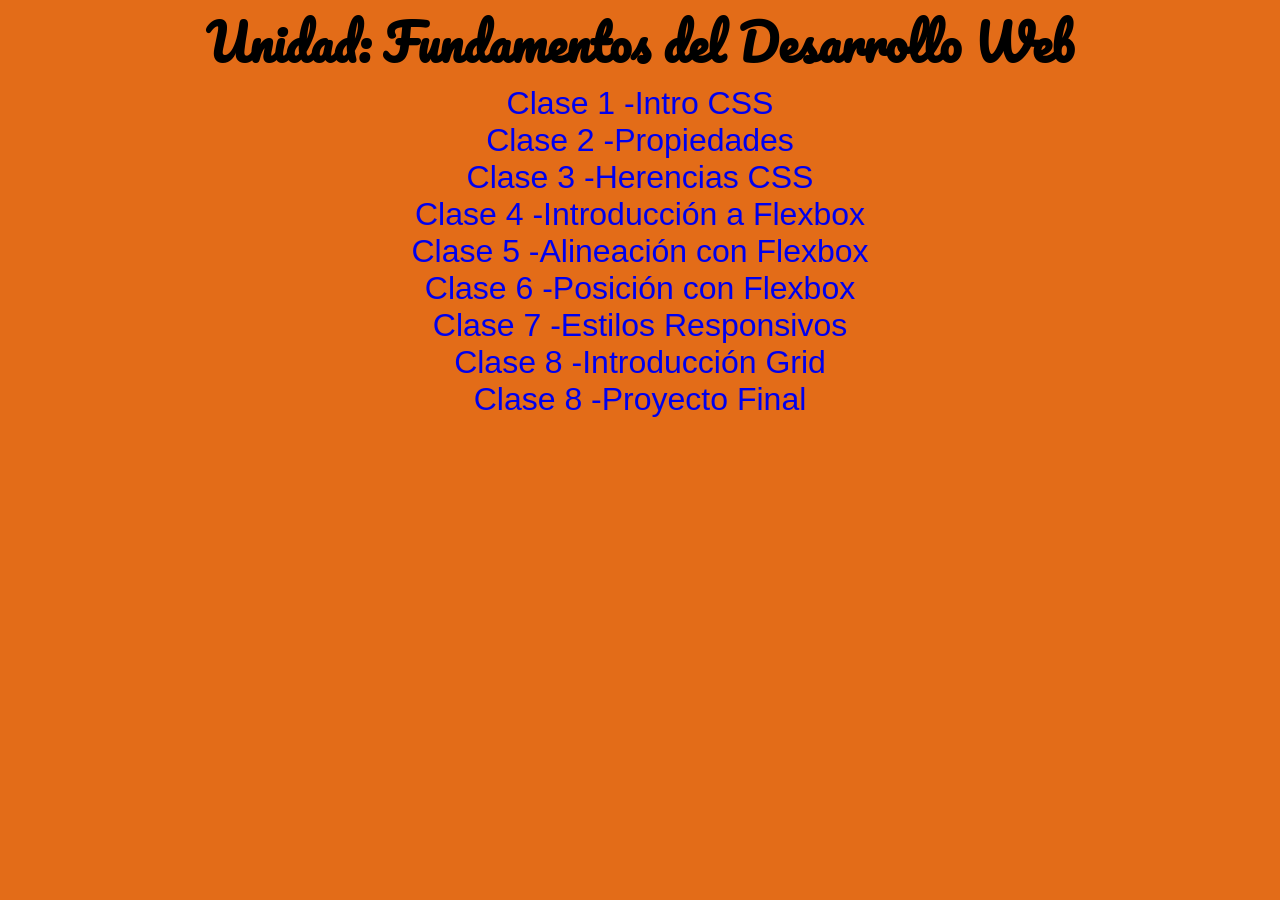
<file: index.html>
<!DOCTYPE html>
<html lang="en">

<head>
  <meta charset="UTF-8">
  <meta name="viewport" content="width=device-width, initial-scale=1.0">
  <title>Indice principal</title>
  <link rel="preconnect" href="https://fonts.googleapis.com">
  <link rel="preconnect" href="https://fonts.gstatic.com" crossorigin>
  <link href="https://fonts.googleapis.com/css2?family=Pacifico&family=Uncial+Antiqua&display=swap" rel="stylesheet">
  <link rel="stylesheet" href="./style.css">
</head>

<body>
  <h1 class="titulo">Unidad: Fundamentos del Desarrollo Web</h1>
  <div class="clase">
    <a href="./01-intro-css/index.html" target="_blank">Clase 1 -Intro CSS</a>
  </div>
  <div class="clase">
    <a href="./02-propiedades-basicas-css/index.html" target="_blank">Clase 2 -Propiedades</a>
  </div>
  <div class="clase">
    <a href="./03-herencia-css/index.html" target="_blank"> Clase 3 -Herencias CSS</a>
  </div>
  <div class="clase">
    <a href="./04-intro-flexbox/index.html" target="_blank"> Clase 4 -Introducción a Flexbox</a>
  </div>
  <div class="clase">
    <a href="./05-alineacion-flexbox/index.html" target="_blank"> Clase 5 -Alineación con Flexbox</a>
  </div>
  <div class="clase">
    <a href="./06-position-css/index.html" target="_blank"> Clase 6 -Posición con Flexbox</a>
  </div>
   <div class="clase">
    <a href="./07-estilos-responsivos/index.html" target="_blank"> Clase 7 -Estilos Responsivos</a>
  </div>
   <div class="clase">
    <a href="./08-proyecto-final-grid/index.html" target="_blank"> Clase 8 -Introducción Grid</a>
  </div>
  <div class="clase">
    <a href="./PROYECTO-FINAL/index.html" target="_blank"> Clase 8 -Proyecto Final</a>
  </div>
</body>

</html>
</file>
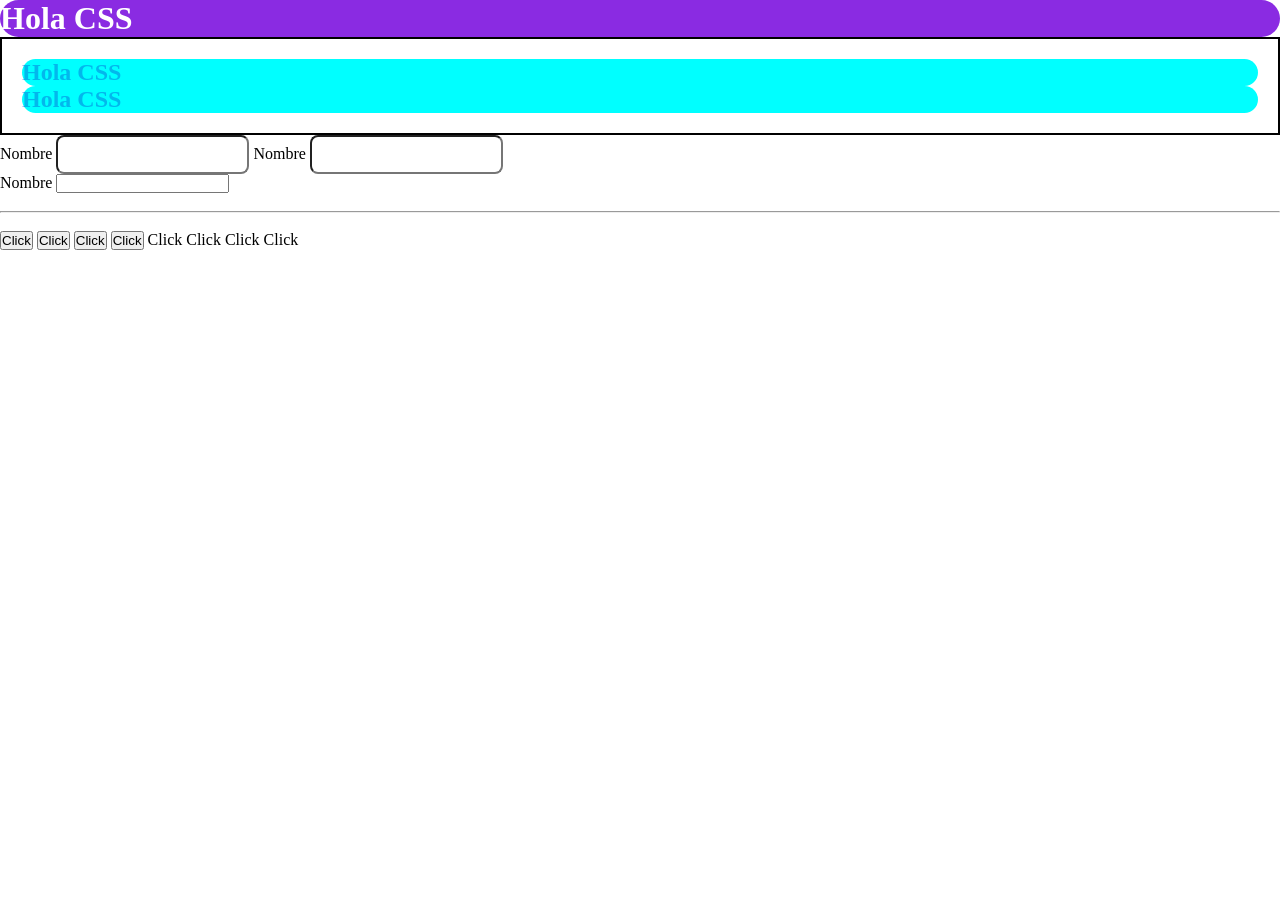
<file: 01-intro-css/index.html>
<!DOCTYPE html>
<html lang="en">
<head>
  <meta charset="UTF-8">
  <meta name="viewport" content="width=device-width, initial-scale=1.0">
  <title>Intro a CSS</title>
  <!-- Forma 3: Más efectiva -->
  <link rel="stylesheet" href="./style.css">

  <!-- Forma 1: CSS interno -->
  <style>
    h1{
      background-color: blueviolet;
    }
  </style>
</head>
<body>

  <!-- Forma 2: CSS Inline -->
  <h1 style="color: white">Hola CSS</h1>
  <section id="destacados">
    <h1 class="bg-aqua color-blue">Hola CSS</h1>
    <h1 class="bg-aqua color-blue">Hola CSS</h1>
  </section>

  <!-- Estructura para selector avanzado -->

  <form class="form-registro">
    <div class="datos-persona">
      <label for="">Nombre</label>
      <input type="text" class="input-nombre">
    </div>
    <div class="datos-persona">
      <label for="">Nombre</label>
      <input type="text" class="input-nombre">
    </div>
  </form>

  <form class="form-registro">
    <div class="datos-mascota">
      <label for="">Nombre</label>
      <input type="text" class="input-nombre">
    </div>
  </form>

  <br>
  <hr>
  <br>

  <button>Click</button>
  <button>Click</button>
  <button>Click</button>
  <button>Click</button>

  <p>Click</p>
  <p>Click</p>
  <p>Click</p>
  <p>Click</p>



  
</body>
</html>
</file>
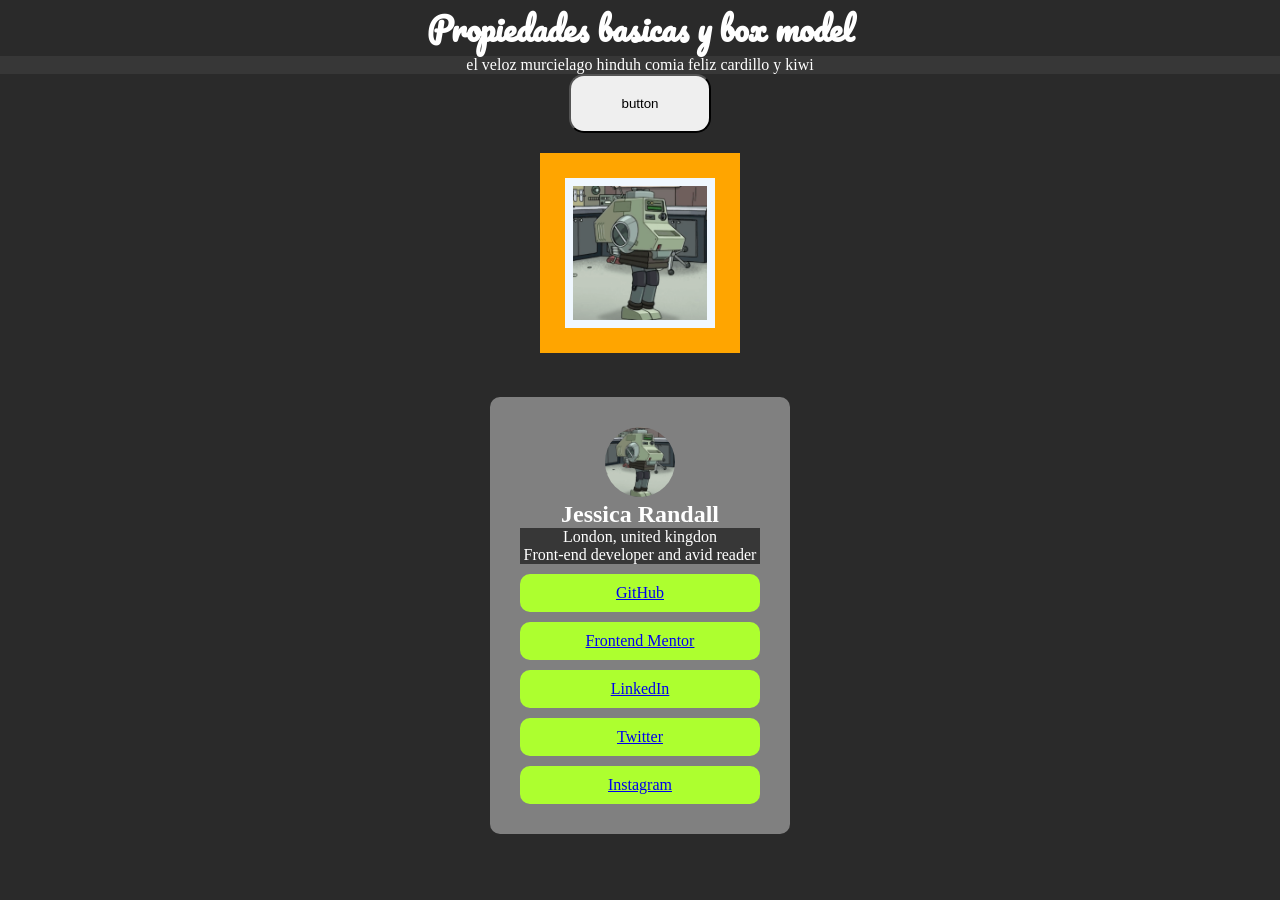
<file: 02-propiedades-basicas-css/index.html>
<!DOCTYPE html>
<html lang="en">
<head>
    <meta charset="UTF-8">
    <meta name="viewport" content="width=device-width, initial-scale=1.0">
    <title>Propiedades básicas de CSS</title>
 <link rel="preconnect" href="https://fonts.googleapis.com">
<link rel="preconnect" href="https://fonts.gstatic.com" crossorigin>
<link href="https://fonts.googleapis.com/css2?family=Pacifico&family=Uncial+Antiqua&display=swap" rel="stylesheet">
<link rel="stylesheet" href="./style.css">
</head>
<body>
    <h1 class="titulo">Propiedades basicas y box model</h1>

    
<p>el veloz murcielago hinduh comia feliz cardillo y kiwi</p>
    <div class="btn-box"><button>button</button></div>
    <div id="portada">
        <img src="./assets/imagen.jpeg" alt="Plutonian hostess">
    </div>
    <!-- Tarjeta -->
     <div class="user-card">
        <div class="user-card-info">
            <img src="./assets/imagen.jpeg" width="70">
            <h2>Jessica Randall</h2>
            <p class="text-green">London, united kingdon</p>
            <p>Front-end developer and avid reader</p>
        </div>
        <div class="user-card-nav">
            <a href="..." class="btn-link"> GitHub</a>
        <a href="..." class="btn-link">Frontend Mentor</a>
        <a href="..." class="btn-link">LinkedIn</a>
        <a href="..." class="btn-link">Twitter</a>
        <a href="..." class="btn-link">Instagram</a>
      </div>
    </div>


        </div>
     </div>
    
</body>
</html>
</file>
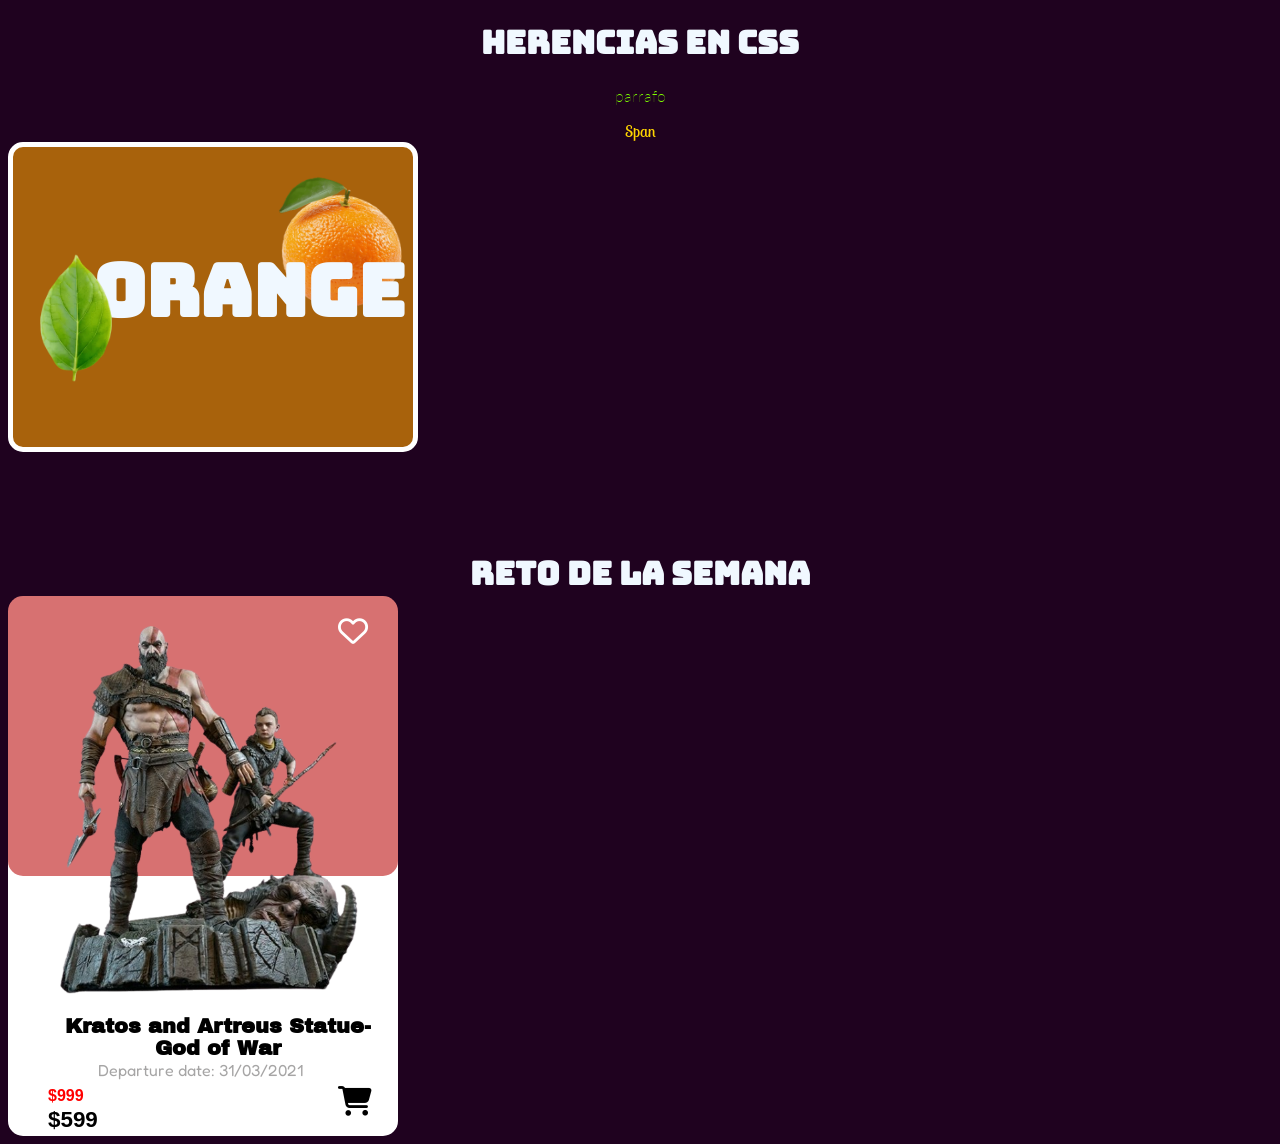
<file: 03-herencia-css/index.html>
<!DOCTYPE html>
<html lang="en">

<head>
    <meta charset="UTF-8">
    <meta name="viewport" content="width=device-width, initial-scale=1.0">
    <title>Herencia en CSS</title>
    <link rel="stylesheet" href="./style.css">
    <link rel="preconnect" href="https://fonts.googleapis.com">
    <link rel="preconnect" href="https://fonts.gstatic.com" crossorigin>
    <link
        href="https://fonts.googleapis.com/css2?family=Archivo+Black&family=Bungee&family=Fredoka:wght@300..700&family=Lato:ital,wght@0,100;0,300;0,400;0,700;0,900;1,100;1,300;1,400;1,700;1,900&family=Lobster+Two:ital,wght@0,400;0,700;1,400;1,700&family=SN+Pro:ital,wght@0,200..900;1,200..900&display=swap"
        rel="stylesheet">
    <link rel="stylesheet" href="https://cdnjs.cloudflare.com/ajax/libs/font-awesome/6.5.1/css/all.min.css">
</head>

<body>
    <h1>Herencias en CSS</h1>
    <p class="p" id="miparrafo">parrafo</p>
    <span>Span</span>
    <div class="parent">
        <h1>Orange</h1>
        <img class="orange" src="./assets/naranja.png" alt="" width="150">
        <img class="leaf" src="./assets/hoja.png" alt="" width="150">
    </div>
    <h1>Reto de la semana </h1>

    <div class="fondo1">

        <div class="fondo2">

        </div>
        <img class="Kratos" src="./assets/imagen1.png" alt="" width="300">

        <h2>Kratos and Artreus Statue-God of War</h2>
        <p id="fecha">Departure date: 31/03/2021</p>
        <h3 id="precio-antes">$999</h3>
        <h2 id="precio-despues">$599</h2>
        <i class="fa-regular fa-heart"></i>
        <i class="fa-solid fa-cart-shopping"></i>
        
    </div>

</body>

</html>
</file>
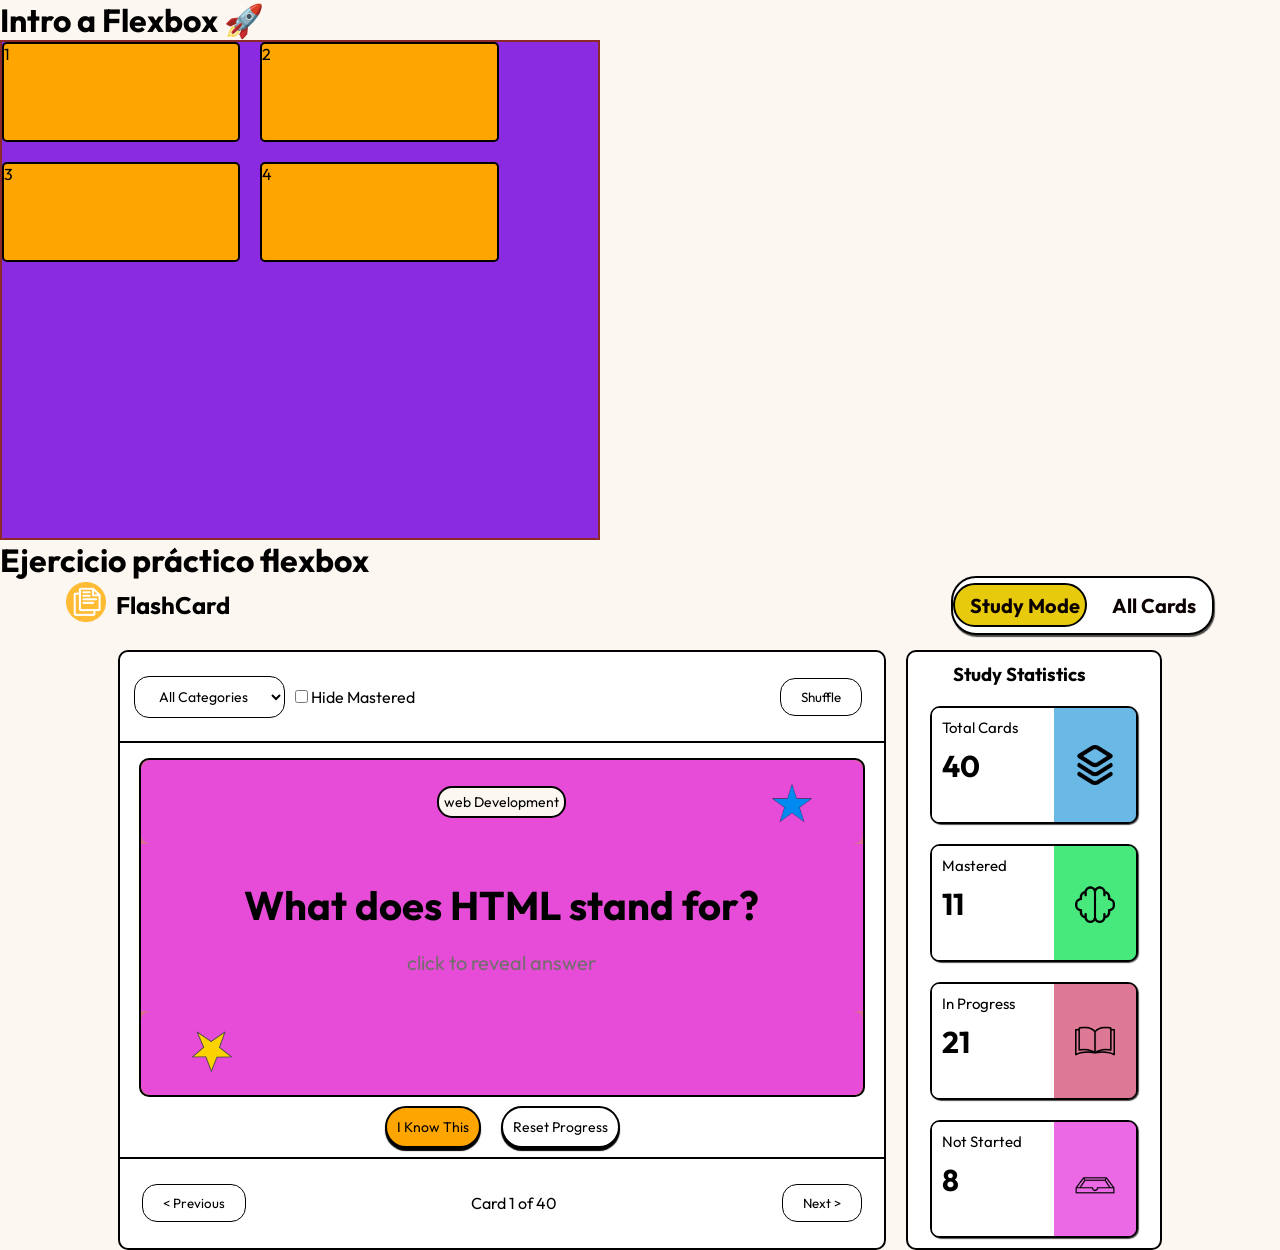
<file: 04-intro-flexbox/index.html>
<!DOCTYPE html>
<html lang="en">

<head>
  <meta charset="UTF-8">
  <meta name="viewport" content="width=device-width, initial-scale=1.0">
  <title>Intro a Flexbox</title>
  <link rel="stylesheet" href="style.css">
  <link rel="preconnect" href="https://fonts.googleapis.com">
  <link rel="preconnect" href="https://fonts.gstatic.com" crossorigin>
  <link href="https://fonts.googleapis.com/css2?family=Outfit:wght@100..900&display=swap" rel="stylesheet">
</head>

<body>

  <h1>Intro a Flexbox 🚀</h1>

  <div class="container">
    <div class="box">1</div>
    <div class="box">2</div>
    <div class="box">3</div>
    <div class="box">4</div>
  </div>

  <h1>Ejercicio práctico flexbox</h1>

  <header>
    <div class="logo"><span><img src="./assets/circulo.png" alt="" width="40px"></span>FlashCard</div>
    <div class="botones">
      <!-- Rounded switch -->
      <label class="switch">
        <input type="checkbox">
        <span class="slider round">
          <h1 class="texto1">Study Mode</h1>
          <h1 class="texto1">All Cards</h1>
        </span>
      </label>
    </div>
  </header>

  <main>
    <div class="main-content">
      <div class="primera-parte">
        <div class="content1">
          <div>
            <select name="all-categories" id="all-categories">

              <option value="all1">All Categories</option>
              <option value="all2">...</option>
              <option value="all3">...</option>
              <option value="all4">...</option>
            </select>
          </div>
          <div class="checkbox-container">
            <input type="checkbox" name="" id="terms">
            <label for="terms">Hide Mastered</label>

          </div>

        </div>
        <div class="content2">
          <button class="Shuffle">Shuffle</button>
        </div>
      </div>
      <div class="segunda-parte">
        <div class="pizarra">
          <div class="card1">
            <button class="web">web Development</button>
          </div>
          <div class="card2">
            <h1 class="question">What does HTML stand for?</h1>
            <p class="hint">click to reveal answer</p>
          </div>
          <div class="card3"></div>
          <div class="estrella1"> <img src="./assets/Estrella1.png" alt="" width="40px"></div>
          <div class="estrella2"> <img src="./assets/estrella2.png" alt="" width="40px"></div>
        </div>
        <div class="controles">
          <button class="i-know">I Know This</button>
          <button class="reset">Reset Progress</button>
        </div>
      </div>
      <div class="tercera-parte">
        <button class="btn-prev">
          < Previous</button>
            <p>Card 1 of 40</p>
            <button class="btn-next">Next ></button>
      </div>
    </div>
    <div class="statistics">
      <h3 class="menu-card"> Study Statistics</h3>
      <div class="stat-item">
        <div class="stat-content">
          <p>Total Cards</p>
          <h3>40</h3>
        </div>
        <div class="stat-icon">
          <img src="./assets/apilar.png" alt="" width="40px">
        </div>
      </div>
      <div class="stat-item">
        <div class="stat-content">
          <p>Mastered</p>
          <h3>11</h3>
        </div>
        <div class="stat-icon2">
           <img src="./assets/cerebro.png" alt="" width="40px">
        </div>
      </div>
      <div class="stat-item">
        <div class="stat-content">
          <p>In Progress</p>
          <h3>21</h3>
        </div>
        <div class="stat-icon3">
          <img src="./assets/libro.png" alt="" width="40px">
        </div>
      </div>
      <div class="stat-item">
        <div class="stat-content">
          <p>Not Started</p>
          <h3>8</h3>
        </div>
        <div class="stat-icon4">
          <img src="./assets/caja.png" alt="" width="40px">
        </div>
      </div>
    </div>
  </main>

</body>

</html>
</file>
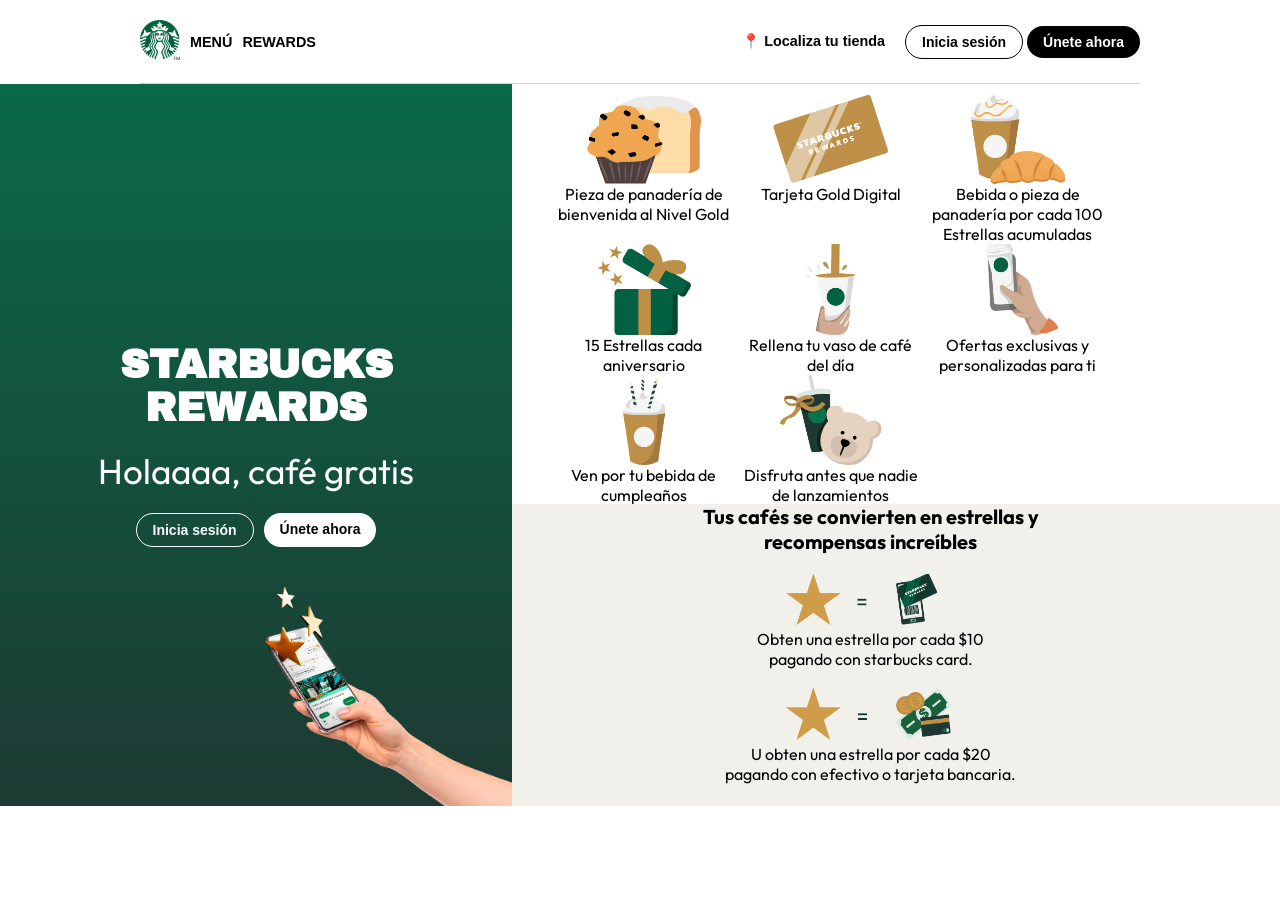
<file: 05-alineacion-flexbox/index.html>
<!doctype html>
<html lang="en">

<head>
    <meta charset="UTF-8" />
    <meta name="viewport" content="width=device-width, initial-scale=1.0" />
    <title>Alineación Flexbox</title>
    <link rel="stylesheet" href="style.css" />
    <link rel="preconnect" href="https://fonts.googleapis.com">
    <link rel="preconnect" href="https://fonts.gstatic.com" crossorigin>
    <link href="https://fonts.googleapis.com/css2?family=Archivo+Black&family=Outfit:wght@100..900&display=swap"
        rel="stylesheet">
</head>

<body>
    <header>
        <div class="box-start">
            <span id="logo"><img src="./assets/icono.png" alt="Logo Starbucks" width="40px"></span>
            <nav>
                <ul>
                    <li>
                        <a href="#">MENÚ</a>
                    </li>
                    <li>
                        <a href="#">REWARDS</a>
                    </li>
                </ul>
            </nav>
        </div>
        <div class="box-end">
            <a href="#"><span>📍</span> Localiza tu tienda</a>
            <div class="auth-buttons">
                <a href="#" class="btn-inicio">Inicia sesión</a>
                <a href="#" class="btn-unete">Únete ahora</a>
            </div>
        </div>
    </header>
    <main>
        <div class="main-start">
            <h1>
                STARBUCKS <br />
                REWARDS
            </h1>
            <p>Holaaaa, café gratis</p>
            <div class="auth-buttons-main">
                <a href="#" class="btn-inicio">Inicia sesión</a>
                <a href="#" class="btn-unete">Únete ahora</a>
            </div>
            <img class="bg-section" src="./assets/bg-section.png" alt="" width="250px" />
        </div>
        <div class="main-end">
            <section class="products">
                <div class="card">
                    <img src="./assets/panaderia-bienvenida.png" alt="" width="116px" />
                    <p>Pieza de panadería de bienvenida al Nivel Gold</p>
                </div>
                <div class="card">
                    <img src="./assets/card-gold.png" alt="" width="116px" />
                    <p>Tarjeta Gold Digital</p>
                </div>
                <div class="card">
                    <img src="./assets/100-estrellas.png" alt="" width="116px" />
                    <p>Bebida o pieza de panadería por cada 100 Estrellas acumuladas</p>
                </div>
                <div class="card">
                    <img src="./assets/15-estrellas-aniversario.png" alt="" width="116px" />
                    <p>15 Estrellas cada aniversario</p>
                </div>

                <div class="card">
                    <img src="./assets/refill-cafe.png" alt="" width="116px" />
                    <p>Rellena tu vaso de café del día</p>
                </div>
                <div class="card">
                    <img src="./assets/ofertas-personalizadas.png" alt="" width="116px" />
                    <p>Ofertas exclusivas y personalizadas para ti</p>
                </div>
                <div class="card">
                    <img src="./assets/cumpleaños.png" alt="" width="116px" />
                    <p>Ven por tu bebida de cumpleaños</p>
                </div>
                <div class="card">
                    <img src="./assets/nuevos-lanzamientos.png" alt="" width="116px" />
                    <p>Disfruta antes que nadie de lanzamientos exclusivos</p>
                </div>
            </section>
            <div class="bnts">
                <section class="benefits">
                    <p class="p-g">Tus cafés se convierten en estrellas y <br />
                        recompensas increíbles</p>
                    <div>
                        <img src="./assets/valor-estrella-sbx.png" alt="" width="400px" />
                        <p> Obten una estrella por cada $10 <br />
                            pagando con starbucks card.</p>
                        <br>
                        <img src="./assets/valor-estrella-efectivo.png" alt="" width="400px">
                        <p> U obten una estrella por cada $20 <br />
                            pagando con efectivo o tarjeta bancaria.</p>
                    </div>
                </section>
            </div>
        </div>
    </main>

    <!-- Práctica propiedades hijo -->

    <!-- <div class="container">
      <div class="box uno">1</div>
      <div class="box">2</div>
      <div class="box tres">3</div>
      <div class="box">4</div>
    </div> -->
</body>

</html>
</file>
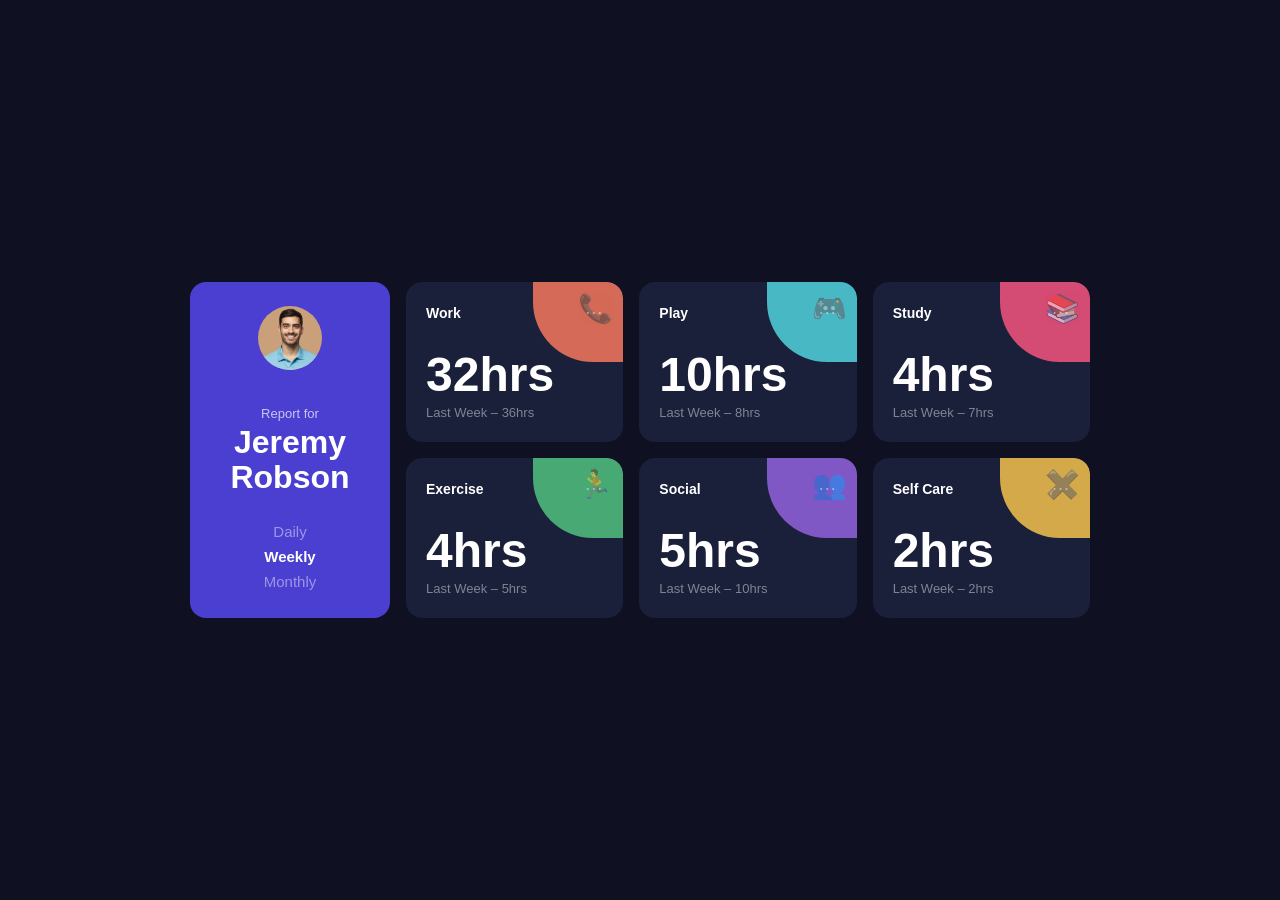
<file: 07-estilos-responsivos/index.html>
<!DOCTYPE html>
<html lang="en">

<head>
    <meta charset="UTF-8">
    <meta name="viewport" content="width=device-width, initial-scale=1.0">
    <title>Estilos responsivos</title>
    <link rel="preconnect" href="https://fonts.googleapis.com">
    <link rel="preconnect" href="https://fonts.gstatic.com" crossorigin>
    <link href="https://fonts.googleapis.com/css2?family=Chicle&family=Pirata+One&family=Rubik+Glitch&display=swap"
        rel="stylesheet">
    <link rel="stylesheet" href="./style.css">
</head>

<body>
    <!--  
    <div class="container">
       <h1>media queries🛎️</h1>
    </div>
    -->
    <div class="dashboard">

        <!-- Sidebar / Profile -->
        <div class="dashboard__sidebar">
            <div class="card card--profile">
                <div class="profile__avatar">
                    <img src="./assets/foto-perfil.png" alt="" width="100px">
                </div>
                <p class="profile__label">Report for</p>
                <h1 class="profile__name">Jeremy Robson</h1>
                <ul class="profile__nav">
                    <li class="profile__nav-item">Daily</li>
                    <li class="profile__nav-item profile__nav-item--active">Weekly</li>
                    <li class="profile__nav-item">Monthly</li>
                </ul>
            </div>
        </div>

        <!-- Stats grid -->
        <div class="dashboard__grid">

            <!-- Work -->
            <div class="card card--stat card--work">
                <div class="card__accent"></div>
                <span class="card__accent-icon">📞</span>
                <div class="card__header">
                    <span class="card__title">Work</span>
                    <span class="card__menu">···</span>
                </div>
                <p class="card__value">32hrs</p>
                <p class="card__sub">Last Week – 36hrs</p>
            </div>

            <!-- Play -->
            <div class="card card--stat card--play">
                <div class="card__accent"></div>
                <span class="card__accent-icon">🎮</span>
                <div class="card__header">
                    <span class="card__title">Play</span>
                    <span class="card__menu">···</span>
                </div>
                <p class="card__value">10hrs</p>
                <p class="card__sub">Last Week – 8hrs</p>
            </div>

            <!-- Study -->
            <div class="card card--stat card--study">
                <div class="card__accent"></div>
                <span class="card__accent-icon">📚</span>
                <div class="card__header">
                    <span class="card__title">Study</span>
                    <span class="card__menu">···</span>
                </div>
                <p class="card__value">4hrs</p>
                <p class="card__sub">Last Week – 7hrs</p>
            </div>

            <!-- Exercise -->
            <div class="card card--stat card--exercise">
                <div class="card__accent"></div>
                <span class="card__accent-icon">🏃</span>
                <div class="card__header">
                    <span class="card__title">Exercise</span>
                    <span class="card__menu">···</span>
                </div>
                <p class="card__value">4hrs</p>
                <p class="card__sub">Last Week – 5hrs</p>
            </div>

            <!-- Social -->
            <div class="card card--stat card--social">
                <div class="card__accent"></div>
                <span class="card__accent-icon">👥</span>
                <div class="card__header">
                    <span class="card__title">Social</span>
                    <span class="card__menu">···</span>
                </div>
                <p class="card__value">5hrs</p>
                <p class="card__sub">Last Week – 10hrs</p>
            </div>

            <!-- Self Care -->
            <div class="card card--stat card--selfcare">
                <div class="card__accent"></div>
                <span class="card__accent-icon">✖️</span>
                <div class="card__header">
                    <span class="card__title">Self Care</span>
                    <span class="card__menu">···</span>
                </div>
                <p class="card__value">2hrs</p>
                <p class="card__sub">Last Week – 2hrs</p>
            </div>

        </div>
    </div>




</body>

</html>
</file>
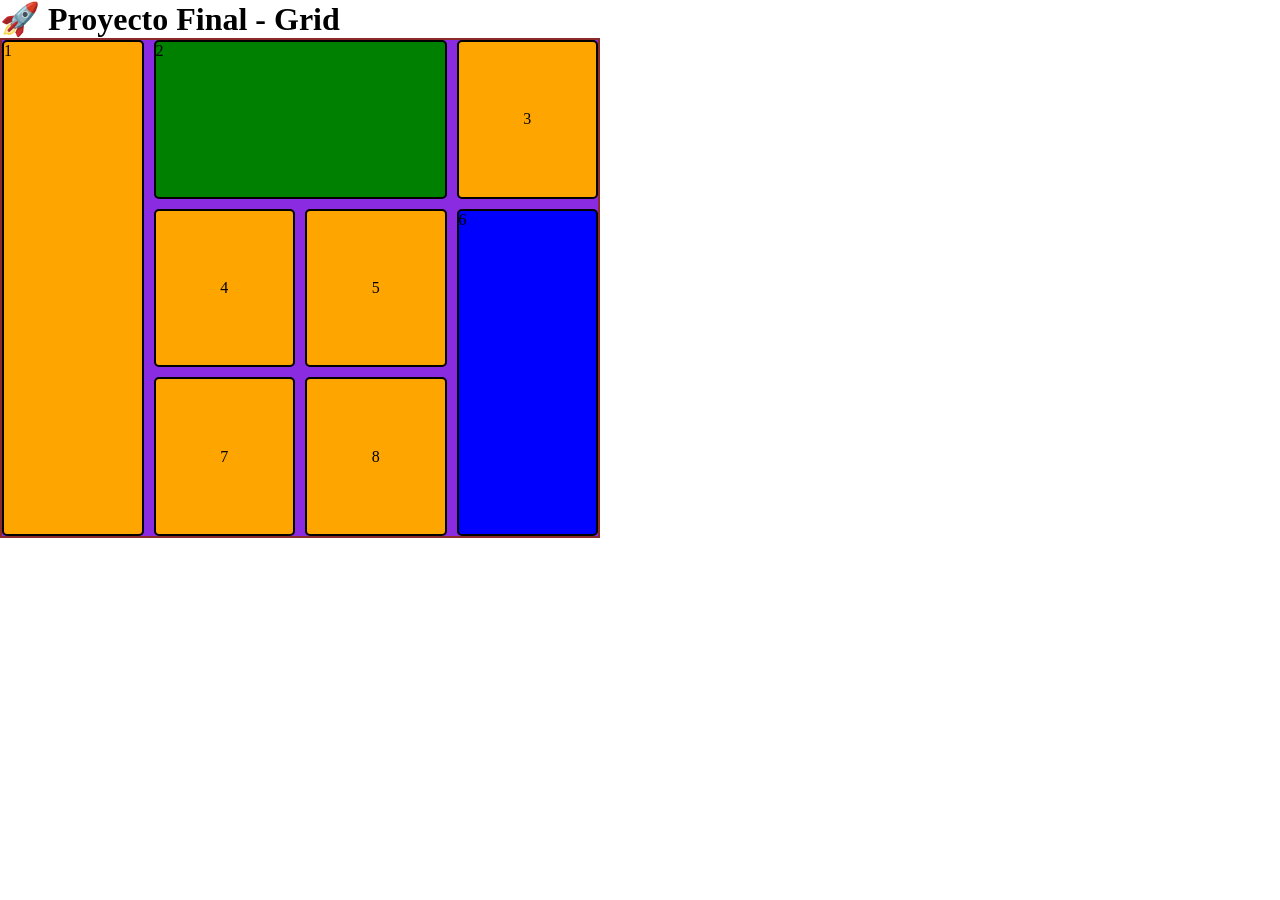
<file: 08-proyecto-final-grid/index.html>
<!DOCTYPE html>
<html lang="en">
<head>
  <meta charset="UTF-8">
  <meta name="viewport" content="width=device-width, initial-scale=1.0">
  <title>Proyecto Final - Grid</title>
  <link rel="stylesheet" href="./style.css">
</head>
<body>

  <h1>🚀 Proyecto Final - Grid</h1>

  <div class="container">
    <div class="box-one">1</div>
    <div class="box-two">2</div>
    <div class="box">3</div>
    <div class="box">4</div>
    <div class="box">5</div>
    <div class="box-six">6</div>
    <div class="box">7</div>
    <div class="box">8</div>
    
  </div>
  
</body>
</html>
</file>
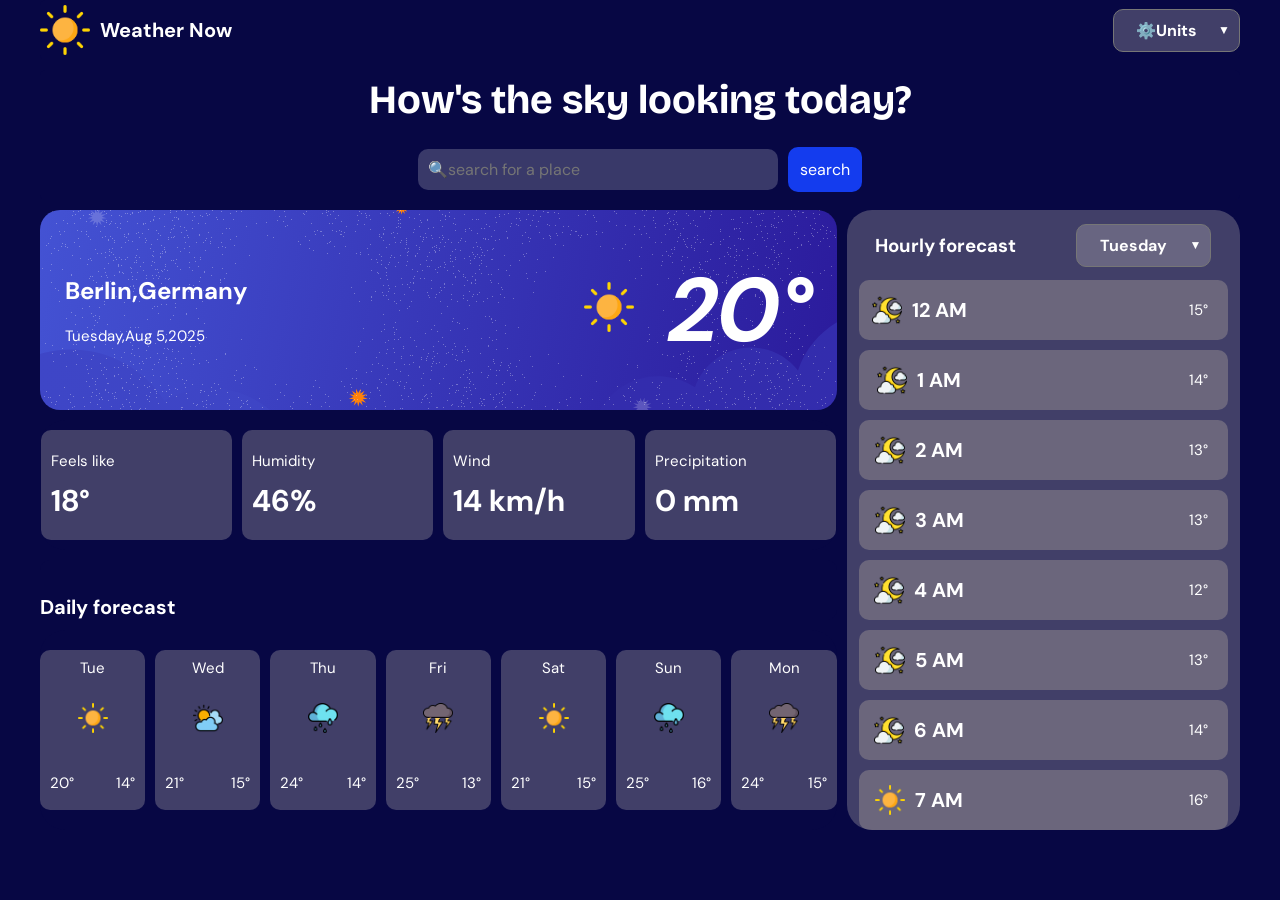
<file: PROYECTO-FINAL/index.html>
<!DOCTYPE html>
<html lang="en">

<head>
    <meta charset="UTF-8">
    <meta name="viewport" content="width=device-width, initial-scale=1.0">
    <title>Proyecto Final</title>
    <link rel="preconnect" href="https://fonts.googleapis.com">
    <link rel="preconnect" href="https://fonts.gstatic.com" crossorigin>
    <link
        href="https://fonts.googleapis.com/css2?family=Bricolage+Grotesque:opsz,wght@12..96,200..800&family=DM+Sans:ital,opsz,wght@0,9..40,100..1000;1,9..40,100..1000&display=swap"
        rel="stylesheet">
    <link rel="stylesheet" href="./style.css">
    <link rel="icon" href="./assets/dia .png">
</head>

<body>
    <div class="container">
        <div class="box-one">
            <header>
                <div class="logo">
                    <img src="./assets/dia .png" alt="sol" width="50">
                    <p>Weather Now</p>
                </div>
                <div>
                    <div class="select-wrapper">
                        <select name="units" id="units">
                            <option value="" disabled selected>⚙️Units</option>
                            <option value="celsius">Celsius</option>
                            <option value="fahrenheit">Fahrenheit</option>
                        </select>
                    </div>
                </div>
            </header>
        </div>
        <div class="box-two">
            <h1>How's the sky looking today?</h1>

            <form class="container-search">


                <input type="text" id="search" placeholder="🔍search for a place">
                <span><button>search</button></span>



            </form>

        </div>
        <div class="box-three">

            <div class="today-weather-info">
                <h2><span id="city">Berlin</span>,<span id="country">Germany</span></h2>

                <p><span id="day">Tuesday</span>,<span id="month">Aug 5</span>,<span id="year">2025</span> </p>
            </div>
            <div class="today-weather-temperature">
                <img src="./assets/dia .png" alt="sol" width="50">
                <h2><span id="temperature">20</span>°</h2>
            </div>

        </div>
        <div class="box-four">
            <div class="card-info-hourly">
                <h3>Hourly forecast</h3>
                 <div class="select-wrapper">
                        <select name="units" id="units">
                            <option value="" disabled selected>Tuesday</option>
                              <option value="monday">Monday</option>
                                <option value="tuesday">Tuesday</option>
                                <option value="wednesday">Wednesday</option>
                                <option value="thursday">Thursday</option>
                                <option value="friday">Friday</option>
                                <option value="saturday">Saturday</option>
                                <option value="sunday">Sunday</option>
                        </select>
                    </div>

            </div>
            <div class="card-hourly">
                <div class="card-hourly-time">
                    <img src="./assets/luna.png" alt="luna" width="30px">
                    <h4>12 AM</h4>
                </div>
                <div class="card-hourly-temperature">
                    <p>15°</p>
                </div>
            </div>
            <div class="card-hourly">
                 <div class="card-hourly-time">
                    <img src="./assets/luna.png" alt="sol" width="30px">
                    <h4>1 AM</h4>
                </div>
                <div class="card-hourly-temperature">
                    <p>14°</p>
                </div>
            </div>
            <div class="card-hourly">
                 <div class="card-hourly-time">
                    <img src="./assets/luna.png" alt="luna" width="30px">
                    <h4>2 AM</h4>
                </div>
                <div class="card-hourly-temperature">
                    <p>13°</p>
                </div>
            </div>
            <div class="card-hourly">
                 <div class="card-hourly-time">
                    <img src="./assets/luna.png" alt="luna" width="30px">
                    <h4>3 AM</h4>
                </div>
                <div class="card-hourly-temperature">
                    <p>13°</p>
                </div>
            </div>
            <div class="card-hourly">
                 <div class="card-hourly-time">
                    <img src="./assets/luna.png" alt="luna" width="30px">
                    <h4>4 AM</h4>
                </div>
                <div class="card-hourly-temperature">
                    <p>12°</p>
                </div>
            </div>
            <div class="card-hourly">
                 <div class="card-hourly-time">
                    <img src="./assets/luna.png" alt="luna" width="30px">
                    <h4>5 AM</h4>
                </div>
                <div class="card-hourly-temperature">
                    <p>13°</p>
                </div>
            </div>
            <div class="card-hourly">
                 <div class="card-hourly-time">
                    <img src="./assets/luna.png" alt="luna" width="30px">
                    <h4>6 AM</h4>
                </div>
                <div class="card-hourly-temperature">
                    <p>14°</p>
                </div>
            </div>
            <div class="card-hourly">
                 <div class="card-hourly-time">
                    <img src="./assets/dia .png" alt="sol" width="30px">
                    <h4>7 AM</h4>
                </div>
                <div class="card-hourly-temperature">
                    <p>16°</p>
                </div>
            </div>
            <div class="card-hourly">
                 <div class="card-hourly-time">
                    <img src="./assets/dia .png" alt="sol" width="30px">
                    <h4>8 AM</h4>
                </div>
                <div class="card-hourly-temperature">
                    <p>18°</p>
                </div>
            </div>
            <div class="card-hourly">
                 <div class="card-hourly-time">
                    <img src="./assets/dia .png" alt="sol" width="30px">
                    <h4>9 AM</h4>
                </div>
                <div class="card-hourly-temperature">
                    <p>20°</p>
                </div>
            </div>
            <div class="card-hourly">
                 <div class="card-hourly-time">
                    <img src="./assets/dia-nublado.png" alt="dia nublado" width="30px">
                    <h4>10 AM</h4>
                </div>
                <div class="card-hourly-temperature">
                    <p>22°</p>
                </div>
            </div>
            <div class="card-hourly">
                 <div class="card-hourly-time">
                    <img src="./assets/dia-nublado.png" alt="dia nublado" width="30px">
                    <h4>11 AM</h4>
                </div>
                <div class="card-hourly-temperature">
                    <p>24°</p>
                </div>
            </div>
            <div class="card-hourly">
                 <div class="card-hourly-time">
                    <img src="./assets/dia .png" alt="sol" width="30px">
                    <h4>12 PM</h4>
                </div>
                <div class="card-hourly-temperature">
                    <p>26°</p>
                </div>
            </div>
            <div class="card-hourly">
                 <div class="card-hourly-time">
                    <img src="./assets/dia .png" alt="sol" width="30px">
                    <h4>1 PM</h4>
                </div>
                <div class="card-hourly-temperature">
                    <p>27°</p>
                </div>
            </div>
            <div class="card-hourly">
                 <div class="card-hourly-time">
                    <img src="./assets/dia .png" alt="sol" width="30px">
                    <h4>2 PM</h4>
                </div>
                <div class="card-hourly-temperature">
                    <p>28°</p>
                </div>
            </div>
            <div class="card-hourly">
                 <div class="card-hourly-time">
                    <img src="./assets/dia .png" alt="sol" width="30px">
                    <h4>3 PM</h4>
                </div>
                <div class="card-hourly-temperature">
                    <p>27°</p>
                </div>
            </div>
            <div class="card-hourly">
                 <div class="card-hourly-time">
                    <img src="./assets/dia .png" alt="sol" width="30px">
                    <h4>4 PM</h4>
                </div>
                <div class="card-hourly-temperature">
                    <p>26°</p>
                </div>
            </div>
            <div class="card-hourly">
                 <div class="card-hourly-time">
                    <img src="./assets/dia-nublado.png" alt="dia nublado" width="30px">
                    <h4>5 PM</h4>
                </div>
                <div class="card-hourly-temperature">
                    <p>24°</p>
                </div>
            </div>
            <div class="card-hourly">
                 <div class="card-hourly-time">
                    <img src="./assets/dia-nublado.png" alt="dia nublado" width="30px">
                    <h4>6 PM</h4>
                </div>
                <div class="card-hourly-temperature">
                    <p>22°</p>
                </div>
            </div>
            <div class="card-hourly">
                 <div class="card-hourly-time">
                    <img src="./assets/lluvia.png" alt="lluvia" width="30px">
                    <h4>7 PM</h4>
                </div>
                <div class="card-hourly-temperature">
                    <p>20°</p>
                </div>
            </div>
            <div class="card-hourly">
                 <div class="card-hourly-time">
                    <img src="./assets/lluvia.png" alt="lluvia" width="30px">
                    <h4>8 PM</h4>
                </div>
                <div class="card-hourly-temperature">
                    <p>18°</p>
                </div>
            </div>
            <div class="card-hourly">
                 <div class="card-hourly-time">
                    <img src="./assets/luna.png" alt="luna" width="30px">
                    <h4>9 PM</h4>
                </div>
                <div class="card-hourly-temperature">
                    <p>17°</p>
                </div>
            </div>
            <div class="card-hourly">
                 <div class="card-hourly-time">
                    <img src="./assets/luna.png" alt="luna" width="30px">
                    <h4>10 PM</h4>
                </div>
                <div class="card-hourly-temperature">
                    <p>16°</p>
                </div>
            </div>
            <div class="card-hourly">
                 <div class="card-hourly-time">
                    <img src="./assets/luna.png" alt="luna" width="30px">
                    <h4>11 PM</h4>
                </div>
                <div class="card-hourly-temperature">
                    <p>15°</p>
                </div>
            </div>

        </div>
        <div class="box-five">
            <div class="card-info">
                <p>Feels like</p>
                <h3>18°</h3>
            </div>
            <div class="card-info">
                <p>Humidity</p>
                <h3>46%</h3>
            </div>
            <div class="card-info">
                <p>Wind</p>
                <h3>14 km/h</h3>
            </div>
            <div class="card-info">
                <p>Precipitation</p>
                <h3>0 mm</h3>
            </div>
        </div>
        <div class="box-six">

            <div class="card-day">
                <div class="card-text">
                    <p>Tue</p>
                </div>
                <div class="card-icon"><img src="./assets/dia .png" alt="" width="30px"></div>
                <div class="card-temperature">
                    <p class="temp-high">20°</p>
                    <p class="temp-low">14°</p>
                </div>

            </div>
            <div class="card-day">
                <div class="card-text">
                    <p>Wed</p>
                </div>
                <div class="card-icon"><img src="./assets/dia-nublado.png" alt="" width="30px"></div>
                <div class="card-temperature">
                    <p class="temp-high">21°</p>
                    <p class="temp-low">15°</p>
                </div>
            </div>
            <div class="card-day">
                <div class="card-text">
                    <p>Thu</p>
                </div>
                <div class="card-icon"><img src="./assets/lluvia.png" alt="" width="30px"></div>
                <div class="card-temperature">
                    <p class="temp-high">24°</p>
                    <p class="temp-low">14°</p>
                </div>
            </div>
            <div class="card-day">
                <div class="card-text">
                    <p>Fri</p>
                </div>
                <div class="card-icon"><img src="./assets/tormenta-electrica.png" alt="" width="30px"></div>
                <div class="card-temperature">
                    <p class="temp-high">25°</p>
                    <p class="temp-low">13°</p>
                </div>
            </div>
            <div class="card-day">
                <div class="card-text">
                    <p>Sat</p>
                </div>
                <div class="card-icon"><img src="./assets/dia .png" alt="" width="30px"></div>
                <div class="card-temperature">
                    <p class="temp-high">21°</p>
                    <p class="temp-low">15°</p>
                </div>
            </div>
            <div class="card-day">
                <div class="card-text">
                    <p>Sun</p>
                </div>
                <div class="card-icon"><img src="./assets/lluvia.png" alt="" width="30px"></div>
                <div class="card-temperature">
                    <p class="temp-high">25°</p>
                    <p class="temp-low">16°</p>
                </div>
            </div>
            <div class="card-day">
                <div class="card-text">
                    <p>Mon</p>
                </div>
                <div class="card-icon"><img src="./assets/tormenta-electrica.png" alt="" width="30px"></div>
                <div class="card-temperature">
                    <p class="temp-high">24°</p>
                    <p class="temp-low">15°</p>
                </div>
            </div>

        </div>
        <div class="box-seven">
            <h3>Daily forecast</h3>
        </div>


    </div>

</body>

</html>
</file>
<file: style.css>
*{
    margin: 0;
    padding: 0;
    box-sizing: border-box;
     list-style: none;
  text-decoration: none;
  font-family: sans-serif;
}
body{
    display: flex;
    flex-direction: column;
    align-items: center;
    min-height: 100vh;
background-color: #e36c18;
}
.titulo{
    font-family: "Pacifico",cursive;
    font-size: 3rem;
    font-weight: bolder;
    font-style: normal;
    text-align: center;

}
.clase {
    text-align: center;
 font-size: 2rem;
}
</file>
<file: 01-intro-css/style.css>
*{
  margin: 0;
  padding: 0;
}

h1{
  border-radius: 30px;
}

.bg-aqua{
  background-color: aqua;
}
.color-blue{
  color: rgba(6, 84, 210, 0.425);
}

#destacados{
  border: 2px solid black;
  padding: 20px;
}

.form-registro .datos-persona{
  display: inline-block;
}

.form-registro .datos-persona .input-nombre{
  padding: 10px;
  border-radius: 8px;
}
.form-registro .datos-persona .input-nombre:focus{
  border: 2px solid tomato;
  background-color: aquamarine;
}

button{
  display: inline-block;
}
button:hover{
  background-color: tomato;
  color: #fff;
  border: none;
  padding: 10px;
  transition-duration: .5s;
}

p{
  display: inline-block;
}
</file>
<file: 02-propiedades-basicas-css/style.css>
*{
    margin: 0;
    padding: 0;
    box-sizing: border-box;
}
body{
background-color: #2a2a2a;
color: white;
}
.titulo{
    font-family: "Pacifico",cursive;
    font-size: 2rem;
    font-weight: bolder;
    font-style: normal;
    text-align: center;

}
p{
    background-color: #373737;
    text-align: center;
}
.btn-box{
    text-align: center;
}
button{
    text-align: center;
    padding: 20px 50px;
    border-radius: 15px;
}
#portada{
    text-align: center;
    margin-top: 20px;

}
#portada img{
    border: 25px solid orange;
    padding: 8px;
    background-color: aliceblue;
    width: 200px;

    

}

.user-card{
    width: 300px;
    background-color: gray;
    text-align: center;
     margin: 40px auto;
    border-radius: 10px;
    padding: 30px;
    display: block;

}
.user-card-info img{
    border-radius: 50%;
   
}
.btn-link{
 border-radius: 50%;
    display: block;
    background: greenyellow;
    margin-top: 10px;
    padding: 10px;
    border-radius: 10px;
}
</file>
<file: 03-herencia-css/style.css>
body{
    background-color: rgb(31, 2, 31);
    color: aliceblue;
    font-family: "Bungee",sans-serif;
    text-align: center;
    
}
#miparrafo{
   color: blueviolet; 
    font-family: "Lato", sans-serif;
  font-weight: 100;
}
.p{
color: orange;
 font-family: "Lato", sans-serif;
  font-weight: 100;
}
p{
    color: chartreuse !important;
 font-family: "Lato", sans-serif;
  font-weight: 100;
}
span{
       color: rgb(255, 213, 0);
  font-family: "Lobster Two", sans-serif;
  font-weight: 100;

}
/* ejemplo posicion */
.parent{
    background-color: rgb(168, 98, 12);
    width: 400px;
    height: 300px;
    border: 5px solid white;
border-radius: 15px;
position: relative;
margin-bottom: 100px;
}
.parent h1{
    position: absolute;
    font-size: 4.5rem;
    left: 20%;
    bottom: 20%;
    z-index: 2;
}
.parent img{
    position:absolute;
}
.orange{
    right: 0;
    top: 7%;
    z-index: 1;

}

.leaf{
    bottom: 18%;
    left: -3%;
    z-index: 3;


}
/* reto de la semana */
.fondo1{
    background-color: rgb(255, 255, 255);
    width: 370px;
    height: 500px;
    border: 10px solid white;
border-radius: 15px;
position: relative;
z-index: 1;
}

.fondo2{
    background-color: rgb(215, 113, 113);
    border-radius: 15px;
    width: 390px;
    height: 280px;
    position: absolute;
    left: -10px;
    top: -30px;
    z-index: 2;
}
.fondo1 img{
    position:absolute;
}
.Kratos{
      right: 0;
    top: 0;
    left: 40px;
    z-index: 3;

}
.fondo1 h2{
     position: absolute;
    font-size: 130%;
    left: 30px;
    bottom: 50px;
    z-index: 4;
     font-family: "Archivo Black", sans-serif;
     color: black;
} 
h2{
      font-family: "Archivo Black", sans-serif;
      color: black;

}

.fondo1 p{
    position: absolute;
    font-size: 100%;
    z-index: 4;
    bottom: 30px;
    left: 80px;


}

 #fecha{
    color: rgb(166, 165, 165) !important;
     font-family: "Fredoka", sans-serif;
     font-weight: 400;
}

.fondo1 h3{
    position: absolute;
    font-size: 100%;
    z-index: 4;
    bottom: 5px;
    left: 30px;
}
#precio-antes{
    color: red;
      font-family: "SN Pro", sans-serif;
}

.fondo1 #precio-despues{
    color:black;
    font-family: "SN Pro", sans-serif;
    position: absolute;
    font-size: 140%;
    z-index: 4;
    bottom: -25px;
    left: 30px;
}

.fondo1 .fa-heart{
    color:white;
    font-size: 30px;
    position: absolute;
    bottom: 480px;
    left: 320px;
    z-index: 4;
}


.fondo1 .fa-cart-shopping{
    color:black;
    font-size: 30px;
    position: absolute;
    bottom: 10px;
    left: 320px;
    z-index: 4;
}
</file>
<file: 04-intro-flexbox/style.css>
* {
  margin: 0;
  padding: 0;
  box-sizing: border-box;
  background-color: #fcf7f0;
  font-family: "Outfit", sans-serif;
}

.container {
  display: flex;
  flex-direction: row;
  flex-wrap: wrap;
  justify-content: flex-start;
  align-items: flex-start;
  align-content: flex-start;
  gap: 20px;

  background-color: blueviolet;
  border: 2px solid rgb(140, 42, 42);
  width: 600px;
  height: 500px;
}

.box {
  width: 40%;
  height: 100px;
  background-color: orange;
  border: 2px solid black;
  border-radius: 5px;
}

/* Estilos header */

header {
  display: flex;
 
  justify-content:space-around;
 max-width: 1200px;
  margin: auto;
  gap: 670px;

}

main {
  display: flex;
  gap: 20px;
  margin-top: 20px;
  justify-content: center;
}
.main-content {
  width: 60%;
  height: 600px;
  background-color:white;
  border: 2px solid black;
  border-radius: 10px;
 
}
.statistics {
  display: flex;
  flex-direction: column;
  align-items: center;
  gap: 20px;
  width: 20%;
  height: 600px;
  background-color:white;
  border: 2px solid black;
  border-radius: 10px;
padding: 10px;
}
.primera-parte {
  display: flex;
  justify-content: space-between;
  width: 100%;
  height: 15%;
  background-color: white;
   border: 2px solid white;
  border-radius: 10px;
}
.segunda-parte {
  display: flex;
  flex-direction: column;
  align-items: center;
  width: 100%;
  height: 70%;
  background-color:white;
 border-top: 2px solid black;
 border-bottom: 2px solid black;
 
}
.tercera-parte {
  display: flex;
  align-items: center;
  justify-content: space-between;
  width: 100%;
  height: 15%;
  background-color: white;
   border: 2px solid white;
  border-radius: 10px;
  padding: 0 20px;
}
.content1 {
  display: flex;
  align-items: center;
  justify-content: center;
  gap: 10px;
  width: 50%;
  height: 100%;
  background-color:white;
  border-radius: 3px;
}
.content2 {
  display: flex;
  align-items: center;
  justify-content: flex-end;
  gap: 20px;
  width: 70%;
  height: 100%;
  background-color: white;
  border-radius: 3px;
  padding-right: 20px;
}

.Shuffle {
  background-color: white;
  color: black;
  padding: 10px 20px;
  border: 1px solid black;
  border-radius: 15px;
  cursor: pointer;
}

#all-categories {
  background-color: white;
  color: black;
  padding: 10px 20px;
  border: 1px solid black;
  border-radius: 15px;
  cursor: pointer;
  font-size: 14px;
}

.checkbox-container {
  padding-right: 10px;
  background-color: transparent;
}

.pizarra {
  display: flex;
  flex-direction: column;
  width: 95%;
  height: 85%;

  background-color: palevioletred;
  border: 2px solid black;
  border-radius: 10px;
  margin-top: 15px;
  position: relative;
  
}

.controles {
  display: flex;
  align-items: center;
  justify-content: center;
  gap: 20px;
  width: 50%;
  height: 15%;
  background-color: white;
 
  border-radius: 10px;
}
.card1{
  display: flex;
  align-items: center;
  justify-content: center;
  width: 100%;
  height: 25%;
  background-color:rgba(234, 67, 234, 0.784);;
  
  border-radius: 10px;
}
.card2{
  display: flex;
  flex-direction: column;
  align-items: center;
  justify-content: center;
  width: 100%;
  height: 50%;
  background-color: rgba(234, 67, 234, 0.784);;
}
.card3{
  width: 100%;
  height: 25%;
  background-color:rgba(234, 67, 234, 0.784);;
  border-radius: 10px;
}
.card2 .question {
  font-size: 40px;
  font-weight: bold;
  background-color:transparent;
  margin: 0;
  padding: 10px;
}
.card2 .hint {
  font-size: 20px;
  background-color: transparent;
  margin: 0;
  padding: 10px;
}
.hint{
  color: rgb(116, 109, 109);
}
.web {
   background-color:#fcf7f0;
  color: black;
  padding: 5px 5px;
  border: 2px solid black;
  border-radius: 15px;
  cursor: pointer;
  font-size: 14px;

}
.i-know{
background-color: orange;
  color: black;
  padding: 10px 10px;
  border: 2px solid black;
  border-radius: 25px;
  cursor: pointer;
  font-size: 14px;
      box-shadow: 0 3px 1px rgba(0, 0, 0, 1);
}
.reset{
background-color: white;
  color: black;
  padding: 10px 10px;
  border: 2px solid black;
  border-radius: 25px;
  cursor: pointer;
  font-size: 14px;
      box-shadow: 0 3px 1px rgba(0, 0, 0, 1);
}
.btn-prev{
  background-color: white;
  color: black;
  padding: 10px 20px;
  border: 1px solid black;
  border-radius: 15px;
  cursor: pointer;
}
.btn-next{
 background-color: white;
  color: black;
  padding: 10px 20px;
  border: 1px solid black;
  border-radius: 15px;
  cursor: pointer;
}
.stat-item{
  display: flex;
  width: 90%;
  height: 25%;
  background-color: beige;
  border-radius: 10px;
  border: 2px solid black;
  box-shadow: 1px 1px 1px rgba(0, 0, 0, 0.7);
}
.stat-content{
  display: flex;
  flex-direction: column;
  align-items: flex-start;
  width: 60%;
  height: 100%;
  background-color: white;
  padding: 10px;
  gap: 10px;
   border-radius: 7px 0 0 7px;
 
}
.stat-icon{
  display: flex;
  align-items: center;
  justify-content: center;
  width: 40%;
  height: 100%;
  background-color: rgba(67, 167, 234, 0.784);
  border-radius: 0 7px 7px 0;
 
}

img{
  background-color: transparent;
}
.stat-content p{
  font-size: 15px;
 
}
.stat-content h3{
  font-size: 30px;
  font-weight: bold;
}
.stat-icon2{
  display: flex;
  align-items: center;
  justify-content: center;
  width: 40%;
  height: 100%;
  background-color: rgba(24, 229, 99, 0.784);
   border-radius: 0 7px 7px 0;
}
.stat-icon3{
  display: flex;
  align-items: center;
  justify-content: center;
  width: 40%;
  height: 100%;
  background-color: rgba(215, 86, 131, 0.784);
   border-radius: 0 7px 7px 0;
}
.stat-icon4{
  display: flex;
  align-items: center;
  justify-content: center;
  width: 40%;
  height: 100%;
  background-color: rgba(234, 67, 234, 0.784);
   border-radius: 0 7px 7px 0;
}
.logo{
  display: flex;
  align-items: center;
  justify-content: center;
  font-size: 24px;
  font-weight: bold;
  color: black;
}



/* The switch - the box around the slider */
.switch {
  display: flex;
  align-items: center;
  justify-content: center;
  width: 263px;
  height: 50px;
}

/* Hide default HTML checkbox */
.switch input {
  opacity: 0;
  width: 0;
  height: 0;
}

/* The slider */
.slider {
  position: relative;
  cursor: pointer;
  width: 100%;
  height: 100%;
  background-color:white;
  -webkit-transition: .4s;
  transition: .4s;
  border: 2px solid black;
  box-shadow: 1px 2px 1px rgba(0, 0, 0, 0.7);
}

.slider:before {
  position: absolute;
  content: "";
  height: 40px;
  width: 130px;
  left: 0;
  top: 5px;
  background-color: rgb(231, 202, 12);
  -webkit-transition: .4s;
  transition: .4s;
  border-radius: 30px;
  z-index: 1;
  border: 2px solid black;
  
}

input:checked + .slider {
  background-color: white;
}

input:focus + .slider {
  box-shadow: 0 0 1px white;
}

input:checked + .slider:before {
  -webkit-transform: translateX(130px);
  -ms-transform: translateX(130px);
  transform: translateX(130px);
}

/* Rounded sliders */
.slider.round {
  display: flex;
  align-items: center;
  justify-content: space-evenly;
  width: 290px;
  height: 59px;
  border-radius: 25px;
  gap: 15px;
   box-shadow: 1px 2px 1px rgba(0, 0, 0, 0.7);
}
.texto1{
  font-size: 20px;
  font-weight: bold;
  color: rgb(11, 0, 0);
  z-index: 10;
  position: relative;
}

.botones{
  display: flex;
  align-items: center;
  justify-content: center;
}
.logo span{
  margin-right: 10px;
}
.botones h1{
  background-color: transparent;
}

.checkbox-container label{
  background-color: transparent;
}
.statistics h3{
  background-color: transparent;
}
.stat-content p{
  background-color: transparent;
}
.tercera-parte p{
  background-color: transparent;
}
div{
  background-color: transparent;
}
.statistics .menu-card{
margin-right: 30px;
}
.estrella1{
  position: absolute;
   right: 7%;
    top: 7%;
    z-index: 1;
}
.estrella2{
  position: absolute;
   left: 7%;
    bottom: 7%;
    z-index: 1;
    transform: rotate(180deg);
}
</file>
<file: 05-alineacion-flexbox/style.css>
*{
  margin: 0;
  padding: 0;
  box-sizing: border-box;
  list-style: none;
  text-decoration: none;
  font-family: sans-serif;
}

header{
  display: flex;
  justify-content: space-between;
  align-items: center;
  max-width: 1000px;
  margin: auto;
  padding: 20px 0;
  /* box-shadow: 0px 1px 3px #232323; */
  border-bottom: 1px solid #d3d3d3;
  font-size: 0.9rem;
}

.box-start{
  display: flex;
  align-items: center;
  gap: 10px;
}

nav ul{
  display: flex;
  gap: 10px;
}

nav a{
  color: #000000;
  font-weight: bold;
}

nav a:hover{
  color: #1cb80a;
}

.box-end{
  display: flex;
  align-items: center;
  gap: 20px;
}
.box-end a {
  color: black;
} 

.btn-inicio{
  padding: 8px 16px;
  border-radius: 20px;
  font-size: 14px;
  font-weight: bold;
  border: 1px solid black;
  color: black;
}
.btn-unete{
  padding: 8px 16px;
  border-radius: 20px;
  font-size: 14px;
  font-weight: bold;
  background-color: black;
  color: white!important;
}

main{
  display: flex;
  justify-content: space-between;
 
}
.main-start{
  position: relative;
  display: flex;
  flex-direction: column;
  align-items: center;
  justify-content: center;
  gap: 20px;
  

  height: 722px;
  width: 40%;
  background: linear-gradient(0deg, rgb(29, 57, 50) 0%, rgb(10, 105, 75) 100%);
  color: #fff;
  text-align: center;
}
.bg-section{
  position: absolute;
  bottom: 0;
  right: 0;
}
.main-end{
  display: flex;
  flex-direction: column;
align-items: center;
  width: 60%;
}
.auth-buttons-main{
  display: flex;
  gap: 10px;
}
.auth-buttons-main .btn-inicio{
  filter: invert();
}
.auth-buttons-main .btn-unete{
  filter: invert();
}

.products{
  display: flex;
  flex-wrap: wrap;
  justify-content: flex-start;
  width: 90%;
  height: 350px;
  margin-bottom: 60px;
  margin-top: 10px;
}
.card{
  display: flex;
  flex-basis: 187px;
  flex-direction: column;
  align-items: center;
  text-align: center;
}
.benefits{
  display: flex;
  flex-direction: column;
  align-items: center;
  justify-content: center;
  gap: 20px;
  background-color: transparent;
  width: 55%;
  margin-right: 50px;
  text-align: center;
}

.bnts{
   display: flex;
  flex-direction: column;
  align-items: center;
 
  gap: 20px;
   background-color: rgb(241, 240, 235);
  width: 100%;
  height: 100%;
  text-align: center;
}

p{
  font-family: "Outfit", sans-serif;
}

.main-start h1{
  font-family: "Archivo Black", sans-serif;
  font-size: 40px;
}
.main-start p{
  font-size: 35px;
}
.box-end a{
  font-weight: bold;
}
.p-g{
  font-size: 20px;
  font-weight: bold;
}

/* .container {
  display: flex;
  flex-direction: row;
  flex-wrap: nowrap;
  justify-content: flex-start;
  align-items: flex-start;
  align-content: flex-start;

  background-color: blueviolet;
  border: 2px solid rgb(140, 42, 42);
  width: 600px;
  height: 500px;
}

.box {
  display: flex;
  align-items: center;
  justify-content: center;
  width: 30%;
  height: 100px;
  background-color: orange;
  border: 2px solid black;
  border-radius: 5px;
}
.tres{
  background-color: aqua;
  flex-shrink: 3;
} */
</file>
<file: 07-estilos-responsivos/style.css>
* {
  margin: 0;
  padding: 0;
  box-sizing: border-box;
}

/* estilos desktop */
/* .container{
    display: flex;
    justify-content: center;
    align-items: center;
    height: 100vh;
    background-color:blueviolet;
    color: white;
    font-family: "pirata one", system-ui;

} */

/* estilos tablet */
/* @media screen and (max-width: 768px) {
    .container {
        background-color: orange;
        font-family: "rubik Glitch", sans-serif;
    }
} */

/* estilos celular */
/* @media screen and (max-width: 520px) {
    .container {
     background-color:rgb(38, 202, 239);
        font-family: "chicle", sans-serif;
    }
} */

/* ── Variables ─────────────────────────────────────── */
:root {
  --color-bg: #0f1122;
  --color-surface: #1a1f3a;
  --color-profile: #4b3fd1;

  --color-work: #e8735a;
  --color-play: #4ec9d4;
  --color-study: #e8507a;
  --color-exercise: #4db87a;
  --color-social: #8b5fd4;
  --color-selfcare: #e8b84b;

  --text-primary: #ffffff;
  --text-muted: rgba(255, 255, 255, 0.45);
  --text-label: rgba(255, 255, 255, 0.6);

  --radius-card: 16px;
  --gap: 16px;

  --font: 'Barlow', sans-serif;
}

/* ── Reset ─────────────────────────────────────────── */
*,
*::before,
*::after {
  box-sizing: border-box;
  margin: 0;
  padding: 0;
}

/* ── Base ──────────────────────────────────────────── */
body {
  background: var(--color-bg);
  font-family: var(--font);
  color: var(--text-primary);
  min-height: 100vh;
  display: flex;
  align-items: center;
  justify-content: center;
  padding: 32px;
}

/* ── Layout ────────────────────────────────────────── */
.dashboard {
  display: flex;
  gap: var(--gap);
  max-width: 900px;
  width: 100%;
}

.dashboard__sidebar {
  flex: 0 0 200px;
}

.dashboard__grid {
  flex: 1;
  display: flex;
  flex-wrap: wrap;
  gap: var(--gap);
}

.dashboard__grid .card--stat {
  flex: 1 1 calc(33.333% - var(--gap));
}

/* ── Card base ─────────────────────────────────────── */
.card {
  background: var(--color-surface);
  border-radius: var(--radius-card);
  overflow: hidden;
  position: relative;
}

/* ── Profile card ──────────────────────────────────── */
.card--profile {
  background: var(--color-profile);
  display: flex;
  flex-direction: column;
  padding: 24px 20px 28px;
  height: 100%;
  align-items: center;
  text-align: center;
}

.profile__avatar {
  width: 64px;
  height: 64px;
  border-radius: 50%;
  background: #c9a07a;
  overflow: hidden;
  margin-bottom: auto;
  flex-shrink: 0;
}

.profile__avatar img {
  width: 100%;
  height: 100%;
  object-fit: cover;
}

.profile__label {
  font-size: 13px;
  font-weight: 300;
  color: rgba(255, 255, 255, 0.7);
  margin-top: 24px;
  margin-bottom: 4px;
}

.profile__name {
  font-size: 32px;
  font-weight: 700;
  line-height: 1.1;
  margin-bottom: 28px;
}

.profile__nav {
  display: flex;
  flex-direction: column;
  gap: 8px;
  list-style: none;
}

.profile__nav-item {
  font-size: 15px;
  font-weight: 300;
  color: var(--text-muted);
  cursor: pointer;
}

.profile__nav-item--active {
  font-weight: 700;
  color: var(--text-primary);
}

/* ── Stat card ─────────────────────────────────────── */
.card--stat {
  display: flex;
  flex-direction: column;
  padding: 20px 20px 22px;
  min-height: 160px;
}

.card__accent {
  position: absolute;
  top: 0;
  right: 0;
  width: 90px;
  height: 80px;
  border-radius: 0 var(--radius-card) 0 60px;
  opacity: 0.9;
}

.card__accent-icon {
  position: absolute;
  top: 10px;
  right: 10px;
  font-size: 28px;
  opacity: 0.55;
}

.card__header {
  display: flex;
  align-items: center;
  justify-content: space-between;
  position: relative;
  z-index: 1;
  margin-bottom: auto;
}

.card__title {
  font-size: 14px;
  font-weight: 700;
  color: var(--text-primary);
}

.card__menu {
  font-size: 18px;
  color: var(--text-muted);
  cursor: pointer;
  letter-spacing: 1px;
}

.card__value {
  font-size: 48px;
  font-weight: 700;
  line-height: 1;
  margin-bottom: 6px;
  display: flex;
  flex-direction: column;
}

.card__sub {
  font-size: 13px;
  font-weight: 300;
  color: var(--text-muted);
}

/* ── Accent colors per category ────────────────────── */
.card--work .card__accent {
  background: var(--color-work);
}

.card--play .card__accent {
  background: var(--color-play);
}

.card--study .card__accent {
  background: var(--color-study);
}

.card--exercise .card__accent {
  background: var(--color-exercise);
}

.card--social .card__accent {
  background: var(--color-social);
}

.card--selfcare .card__accent {
  background: var(--color-selfcare);
}

.card--stat card--work {
  display: flex;
  justify-content: flex-end;
  align-items: flex-end;
}

/* estilos cards website tablet */
@media screen and (max-width: 815px) {
  .dashboard {
    flex-direction: column;
  }

  .card--profile {
    text-align: center;
    align-items: center;
  }
}

/* estilos cards website mobile */
@media screen and (max-width: 575px) {
  .dashboard__grid .card--stat {
    flex: unset;
  }

  .card--stat {
    width: 100%;
  }

  .card__value {
    font-weight: lighter;
    display: flex;
    justify-content: center;
    align-items: center;
  }

  .card__sub {
    display: flex;
    justify-content: center;
    align-items: center;
  }

  .card--stat {
    display: flex;
    flex-direction: row;
    justify-content: space-around;
    align-items: flex-end;
  }

  .card__header {
    position: absolute;
    top: 10px;
    left: 20px;
  }
  
.profile__nav {
    display: flex;
    flex-direction: row; 
}
.card__accent {
    width: 100%;
    height: 71px;
   
     border-radius: 0 var(--radius-card) 0 0; 

}
.card__accent-icon {
   
    top: -2px;
    left: 80px;
}
    .card__header .card__menu {
        position: absolute;
        top: 20px;
        left: 5px;
    }

}
</file>
<file: 08-proyecto-final-grid/style.css>
* {
  margin: 0;
  padding: 0;
  box-sizing: border-box;
}

.container {
  display: grid;
  grid-template-columns: repeat(4, 1fr);
  grid-template-rows: repeat(3, 1fr);
  /* grid-template-rows: 2fr 1fr 1fr; */
  background-color: blueviolet;
  gap: 10px;

  border: 2px solid rgb(140, 42, 42);
  width: 600px;
  height: 500px;
}

.box {
  display: flex;
  justify-content: center;
  align-items: center;
  width: 100%;
  /* height: 100px; */
  background-color: orange;
  border: 2px solid black;
  border-radius: 5px;
}

.box-one {
 background-color: orange;
  border: 2px solid black;
  border-radius: 5px;
  grid-column: 1 / 2;
  grid-row: 1 / 4;
}
.box-two {
  background-color: green;
  border: 2px solid black;
  border-radius: 5px;
  grid-column: 2 / 4;
  grid-row: 1 / 2;
}
.box-six {
  background-color: blue;
  border: 2px solid black;
  border-radius: 5px;
  grid-column: 4 / 5;
  grid-row: 2 / 4;
}
</file>
<file: PROYECTO-FINAL/style.css>
* {
  margin: 0;
  padding: 0;
  box-sizing: border-box;
  background-color: rgb(7 7 68);
  font-family: "DM Sans", sans-serif;
 
}

h1{
    font-family: "Bricolage Grotesque", sans-serif;
}

.container {
  display: grid;
  grid-template-columns: repeat(3, 1fr);
  grid-template-rows: repeat(13, 1fr);
  /* grid-template-rows: 2fr 1fr 1fr; */
  gap: 10px;
  width: 1200px;
  height: 900px;
  margin: auto;
}

.box {
  display: flex;
  justify-content: center;
  align-items: center;
  width: 100%;
  /* height: 100px; */
 
  border-radius: 5px;
}

.box-one {
  border-radius: 5px;
  grid-column: 1 / 4;
  grid-row: 1 / 2;
  display: flex;
  align-items: center;
}
.box-two {
  border-radius: 5px;
  grid-column: 1 / 4;
  grid-row: 2 / 4;
  display: flex;
  align-items: center;
  justify-content: center;
  flex-direction: column;
  gap: 20px;
}
.box-two h1 {
  color: white;
  font-size: 40px;
  font-weight: bold;
}
.box-three {
  background-image: url('./bg-today-large.svg');
  background-size: cover;
  background-position: center;
  background-repeat: no-repeat;
  border-radius: 20px;
  grid-column: 1 / 3;
  grid-row: 4 / 7;
  display: flex;
 
  justify-content: center;
  align-items: center;
}
.box-four {
 background-color:rgba(186, 180, 180, 0.322);
  border-radius: 25px;
  grid-column: 3 / 4;
  grid-row: 4 / 13;
  display: flex;
  flex-direction: column;
  gap: 10px;
  align-items: center;
  padding: 10px;
  overflow-y: auto; /* Agrega barra de desplazamiento vertical */
  max-height: 100%; /* Asegura que no crezca más allá del contenedor */
  scrollbar-width: thin; /* Para Firefox - hace la barra más delgada */
  scrollbar-color: rgba(255, 255, 255, 0.3) transparent; /* Color de la barra */
}

/* Para navegadores WebKit (Chrome, Safari, Edge) */
.box-four::-webkit-scrollbar {
  width: 6px; /* Ancho de la barra */
}

.box-four::-webkit-scrollbar-track {
  background: transparent; /* Fondo transparente */
}

.box-four::-webkit-scrollbar-thumb {
  background: rgba(255, 255, 255, 0.3); /* Color de la barra */
  border-radius: 3px; /* Bordes redondeados */
}

.box-four::-webkit-scrollbar-thumb:hover {
  background: rgba(255, 255, 255, 0.5); /* Color al pasar el mouse */
}
.box-five {
  border-radius: 25px;
  grid-column: 1 / 3;
  grid-row: 7 / 9;
  display: flex;
  flex-direction: row;
  justify-content: center;
  align-items: center;
  gap: 10px;
}
.box-six {

  border-radius: 25px;
  grid-column: 1 / 3;
  grid-row: 10 / 13;
  display: flex;
  flex-direction: row;
  justify-content: center;
  align-items: center;
  gap: 10px;
}

.box-seven {
 
  border-radius: 10px;
  grid-column: 1 / 3;
  grid-row: 9 / 10;
  display: flex;
  align-items: end;
}

header {
  display: flex;
  justify-content: space-between;
  align-items: center;
  width: 100%;
  height: 50%;
}

.logo {
  display: flex;
  align-items: center;
  gap: 10px;
}
.logo p{
  color: white;
  font-size: 20px;
  font-weight: bold;
}


select {
  background-color:rgba(186, 180, 180, 0.322);
  border-radius: 10px;
  padding: 10px 30px 10px 10px; /* Espacio extra a la derecha para la flecha */
  font-size: 16px;
  font-weight: bold;
  color: white;
  text-align: center;
  
  /* Ocultar flecha por defecto */
  -webkit-appearance: none;
  -moz-appearance: none;
  appearance: none;
  
  /* Posición relativa para la flecha personalizada */
  position: relative;
}

/* Flecha personalizada */
select::-ms-expand {
  display: none; /* Para IE */
}

/* Contenedor para la flecha personalizada */
.select-wrapper {
  position: relative;
  display: inline-block;
  background-color: transparent;
}

.select-wrapper::after {
  content: "▼";
  position: absolute;
  top: 50%;
  right: 10px;
  transform: translateY(-50%);
  color: white;
  pointer-events: none;
  font-size: 12px;
}
.container-search {
  display: flex;
  align-items: center;
  justify-content: center;
  gap: 10px;
  width: 100%;
  height: 50px;
}
.container-search input {
  padding: 10px;
  border-radius: 10px;
  border: none;
  background-color: rgba(255, 255, 255, 0.2);
  color: white;
  font-size: 16px;
  width: 30%;
  height: 41px;
}
.container-search button {
  padding: 12px;
  border-radius: 10px;
  border: none;
  background-color: rgb(20, 60, 238);
  color: white;
  font-size: 16px;
}

.today-weather-info {
  display: flex;
  flex-direction: column;
  justify-content: center;
  align-items: flex-start;
  width: 50%;
  height: 50%;
  background-color: transparent;
  gap: 20px;
  padding: 25px;
}
.today-weather-temperature {
  display: flex;
  flex-direction: column;
  justify-content: center;
  align-items: flex-end;
  width: 50%;
  height: 50%;
  background-color: transparent;
  padding: 25px;
  position: relative;
}
.today-weather-temperature img {
  position: absolute;
  top: 22px;
  right: 203px;
  background-color: transparent;
}
.today-weather-temperature h2,
.today-weather-temperature span {
  font-size: 90px;

  color: white;
  background-color: transparent;
   font-style: italic;
}
.today-weather-info h2 {
  color: white;
  background-color: transparent;
}

.today-weather-info p{
  font-size: 15px;
  background-color: transparent;
  color: white;
}
.today-weather-info span {
  background-color: transparent;
}
.card-hourly {
  width: 99%;
  height: 60px; /* Altura fija para mantener consistencia */
  min-height: 60px; /* Altura mínima */
  flex-shrink: 0; /* Evita que las tarjetas se encojan */
  background-color:rgb(154 148 148 / 0.47); 
  display: flex;
  justify-content: space-between;
  align-items: center;
  border-radius: 10px;
  padding: 10px;
}
.card-info-hourly {
width: 90%;
height: 50px; /* Altura fija */
min-height: 50px; /* Altura mínima */
flex-shrink: 0; /* Evita que se encoja */
background-color: transparent;
display: flex;
justify-content: space-between;
align-items: center;
color: white;
}

.card-info {
  width: 24%;
  height: 84%;
 background-color:rgba(186, 180, 180, 0.322);
 border-radius: 10px;
 display: flex;
 flex-direction: column;
 justify-content: center;
 gap: 10px;
 padding: 10px;
}
.card-info p {
  font-size: 15px;
  color: white;
  background-color: transparent;
}
.card-info h3 {
  font-size: 30px;
  color: white;
  background-color: transparent;
}

.card-day {
  width: 24%;
  height: 80%;
 background-color:rgba(186, 180, 180, 0.322);
 border-radius: 10px;
 display: flex;
 flex-direction: column;
 justify-content: center;
 align-items: center;
 gap: 25px;
}
.box-seven h3 {
  font-size: 20px;
  color: white;

}

.card-day  {
  font-size: 15px;
  color: white;
background-color:rgba(186, 180, 180, 0.322) !important;
}
.card-day p {
  background-color:rgba(186, 180, 180, 0.322)
}

.card-temperature {
  background-color: transparent;
  display: flex;
  justify-content: space-between;
  width: 100%;
  padding: 10px;
}
.card-temperature .temp-high {
  background-color: transparent;
}
.card-temperature .temp-low {
  background-color: transparent;
}

.card-info {
    background-color: rgba(186, 180, 180, 0.322);
}
.card-icon,
.card-day img {
  background-color: transparent;
}
.card-hourly-time {
  display: flex;
  flex-direction: row;
  justify-content: center;
  align-items: center;
  width: 30%;
  height: 50%;
  background-color:transparent;
  gap: 10px;
  color: white;
  font-size: 20px;
}
.card-hourly-time img{
  background-color: transparent;
}

h4{
  background-color: transparent;
}
p{
  background-color: transparent;
}
h3{
  background-color: transparent;
}
.card-hourly-temperature {
  width: 70%;
  height: 50%;
 
  display: flex;
  justify-content: flex-end;
  align-items: center;
  margin-right: 10px;
  background-color: transparent;
  color: white;
  font-size: 15px;
}
.card-temperature {
text-align: left;
}










/* estilos cards website mobile */
@media screen and (max-width: 575px) {
  body {
    display: flex;
    justify-content: center;
    align-items: flex-start;
    padding: 0;
    margin: 0;
  }
  
  .container{
    grid-template-columns: repeat(2, 1fr);
  grid-template-rows: repeat(20, 1fr);
   width: 452px;
   height: 2660px;
   margin: 0;
      
  }
  .box-one {
  border-radius: 5px;
   grid-column: 1 / 3;
  grid-row: 1 / 2;
  display: flex;
  align-items: center;
}
.box-two h1 {
    font-size: 69px;
    text-align: center;
}

.box-two {
    grid-column: 1 / 3;
  grid-row: 2 / 5;
  flex-direction: column;
  justify-content: flex-start;
  gap: 30px;
}
.container-search {
  display: flex;
  flex-direction: column;
  justify-content: center;
  align-items: center;
  gap: 18px;
}
.container-search input {
  width: 100%;
  font-size: 20px;
}

.container-search button {
padding: 10px 200px;
}
.box-three {
  grid-column: 1 / 3;
  grid-row: 5 / 7;
  flex-direction: column;
}
.box-four {
  grid-column: 1 / 3;
  grid-row: 16 / 21;
}
.box-five {
  grid-column: 1 / 3;
  grid-row: 7 / 10;
  flex-wrap: wrap;
  justify-content: space-between;
}
.box-six {
  grid-column: 1 / 3;
  grid-row: 11 / 13;
flex-wrap: wrap;
justify-content: space-between;
gap: 18px;

}
.card-day{
  width: 30%;
}
.card-day p{
  font-size: 20px;
}
.box-seven {
  grid-column: 1 / 3;
  grid-row: 10/ 11;
  align-items: center;
}

.card-info {
width: 48%;
 height: 45%;
}
.card-info p {
    font-size: 22px;
}
.card-info h3 {
    font-size: 38px;
}
.today-weather-info span {
    font-size: 30px;
}
.today-weather-info{
  width: 76%;
  align-items: center;
}
.today-weather-temperature img {
    position: absolute;
    top: 38px;
    right: 175px;
    
}
}
</file>
